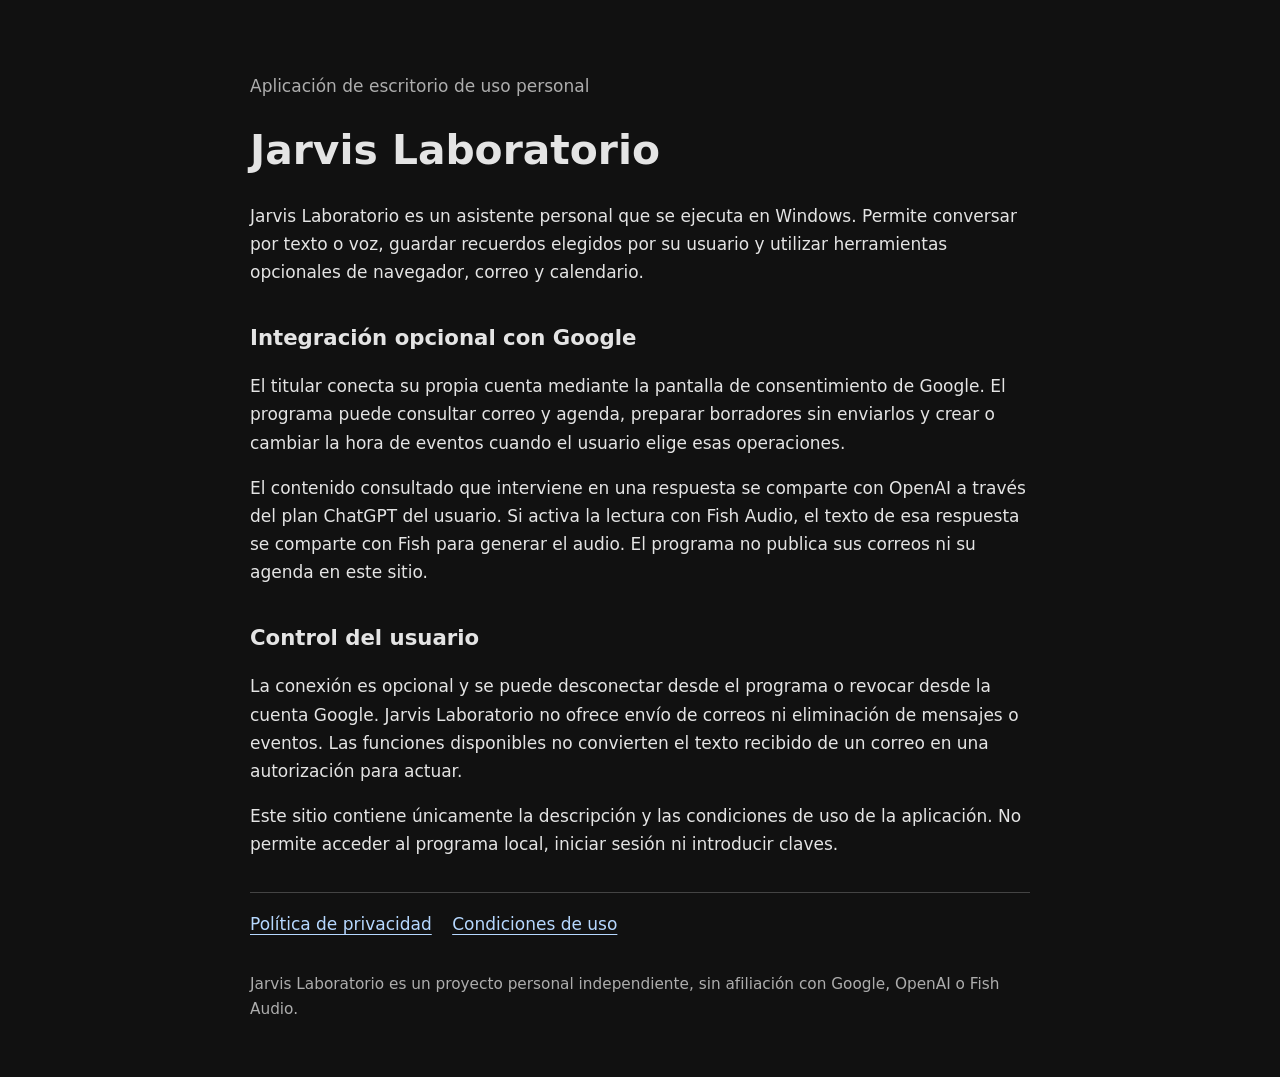
<file: index.html>
<!doctype html>
<html lang="es">
<head><meta charset="utf-8"><meta name="viewport" content="width=device-width,initial-scale=1"><title>Jarvis Laboratorio</title><link rel="stylesheet" href="estilo.css"></head>
<body><main>
<p class="etiqueta">Aplicación de escritorio de uso personal</p>
<h1>Jarvis Laboratorio</h1>
<p>Jarvis Laboratorio es un asistente personal que se ejecuta en Windows. Permite conversar por texto o voz, guardar recuerdos elegidos por su usuario y utilizar herramientas opcionales de navegador, correo y calendario.</p>
<h2>Integración opcional con Google</h2>
<p>El titular conecta su propia cuenta mediante la pantalla de consentimiento de Google. El programa puede consultar correo y agenda, preparar borradores sin enviarlos y crear o cambiar la hora de eventos cuando el usuario elige esas operaciones.</p>
<p>El contenido consultado que interviene en una respuesta se comparte con OpenAI a través del plan ChatGPT del usuario. Si activa la lectura con Fish Audio, el texto de esa respuesta se comparte con Fish para generar el audio. El programa no publica sus correos ni su agenda en este sitio.</p>
<h2>Control del usuario</h2>
<p>La conexión es opcional y se puede desconectar desde el programa o revocar desde la cuenta Google. Jarvis Laboratorio no ofrece envío de correos ni eliminación de mensajes o eventos. Las funciones disponibles no convierten el texto recibido de un correo en una autorización para actuar.</p>
<p>Este sitio contiene únicamente la descripción y las condiciones de uso de la aplicación. No permite acceder al programa local, iniciar sesión ni introducir claves.</p>
<nav aria-label="Información"><a href="privacidad.html">Política de privacidad</a><a href="condiciones.html">Condiciones de uso</a></nav>
<footer>Jarvis Laboratorio es un proyecto personal independiente, sin afiliación con Google, OpenAI o Fish Audio.</footer>
</main></body></html>
</file>
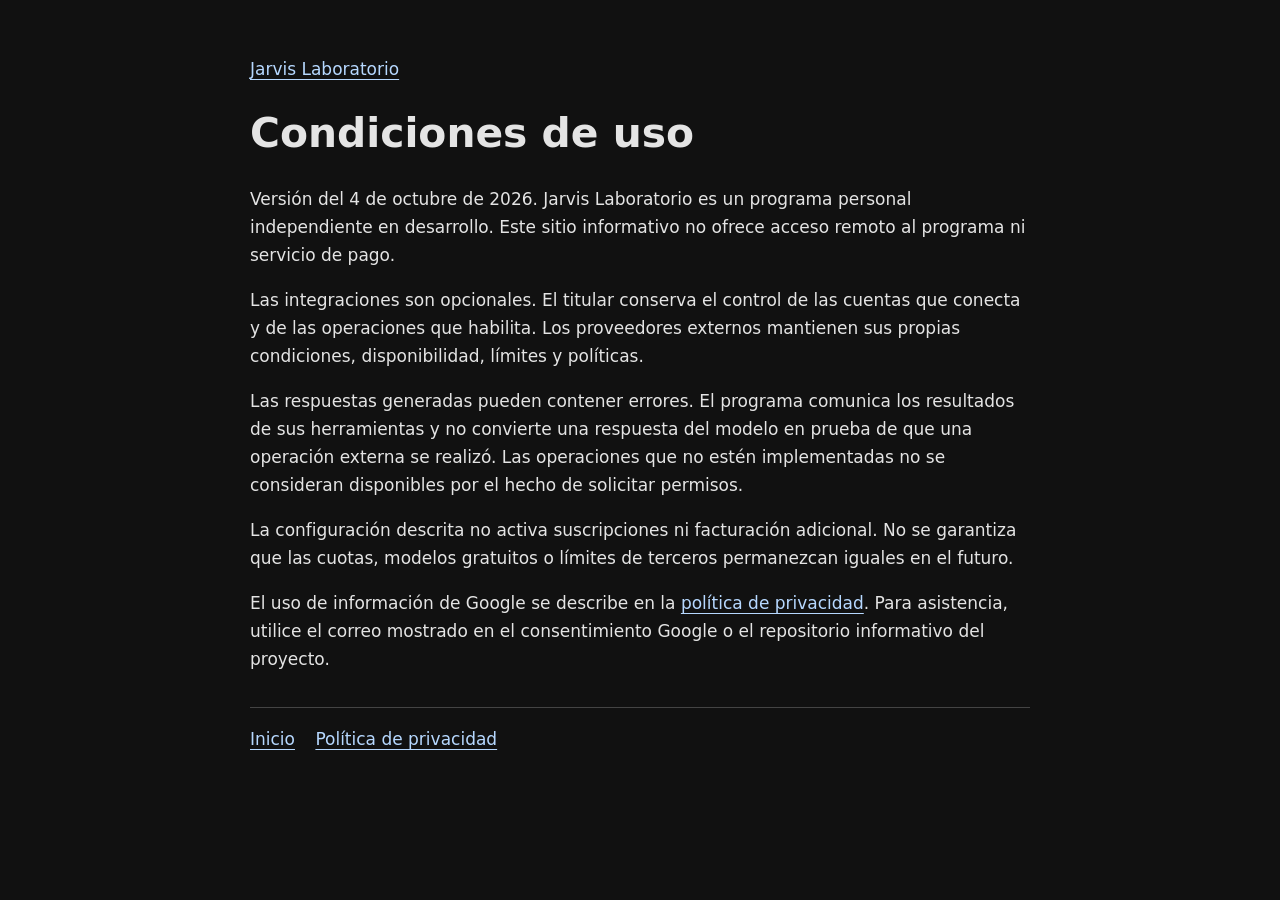
<file: condiciones.html>
<!doctype html>
<html lang="es">
<head><meta charset="utf-8"><meta name="viewport" content="width=device-width,initial-scale=1"><title>Condiciones — Jarvis Laboratorio</title><link rel="stylesheet" href="estilo.css"></head>
<body><main>
<a href="index.html">Jarvis Laboratorio</a><h1>Condiciones de uso</h1>
<p>Versión del 4 de octubre de 2026. Jarvis Laboratorio es un programa personal independiente en desarrollo. Este sitio informativo no ofrece acceso remoto al programa ni servicio de pago.</p>
<p>Las integraciones son opcionales. El titular conserva el control de las cuentas que conecta y de las operaciones que habilita. Los proveedores externos mantienen sus propias condiciones, disponibilidad, límites y políticas.</p>
<p>Las respuestas generadas pueden contener errores. El programa comunica los resultados de sus herramientas y no convierte una respuesta del modelo en prueba de que una operación externa se realizó. Las operaciones que no estén implementadas no se consideran disponibles por el hecho de solicitar permisos.</p>
<p>La configuración descrita no activa suscripciones ni facturación adicional. No se garantiza que las cuotas, modelos gratuitos o límites de terceros permanezcan iguales en el futuro.</p>
<p>El uso de información de Google se describe en la <a href="privacidad.html">política de privacidad</a>. Para asistencia, utilice el correo mostrado en el consentimiento Google o el repositorio informativo del proyecto.</p>
<nav aria-label="Información"><a href="index.html">Inicio</a><a href="privacidad.html">Política de privacidad</a></nav>
</main></body></html>
</file>
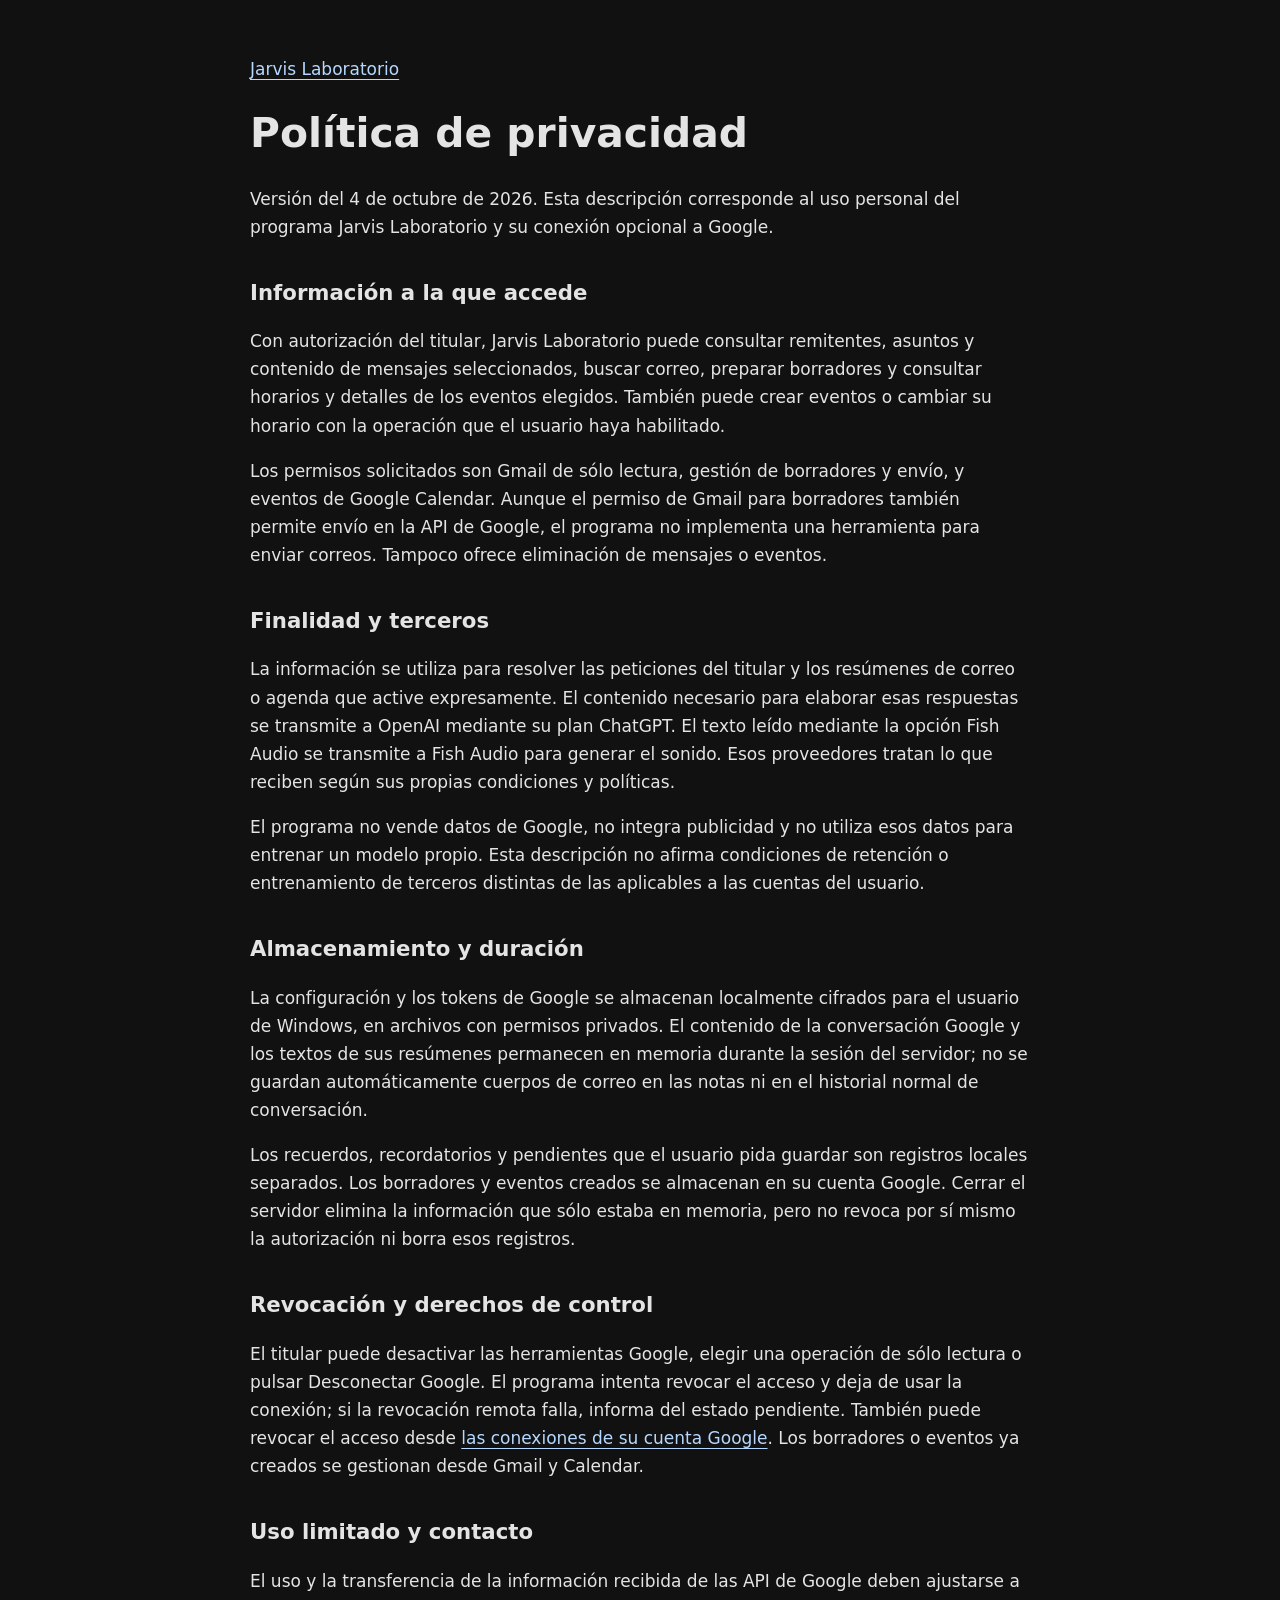
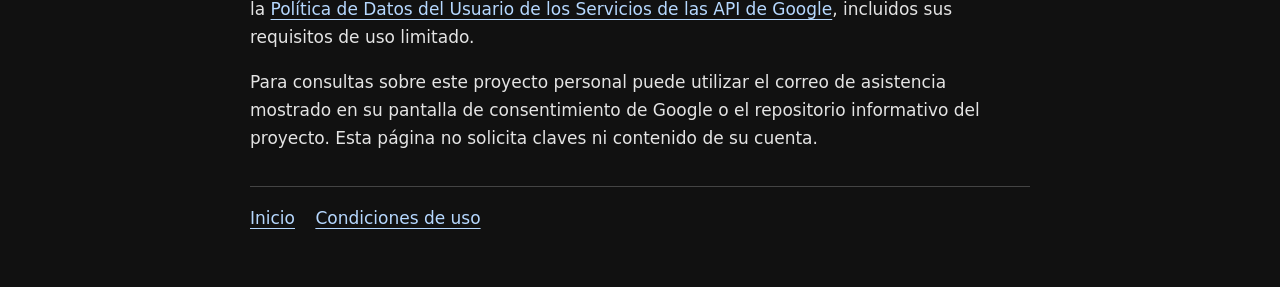
<file: privacidad.html>
<!doctype html>
<html lang="es">
<head><meta charset="utf-8"><meta name="viewport" content="width=device-width,initial-scale=1"><title>Privacidad — Jarvis Laboratorio</title><link rel="stylesheet" href="estilo.css"></head>
<body><main>
<a href="index.html">Jarvis Laboratorio</a><h1>Política de privacidad</h1>
<p>Versión del 4 de octubre de 2026. Esta descripción corresponde al uso personal del programa Jarvis Laboratorio y su conexión opcional a Google.</p>
<h2>Información a la que accede</h2>
<p>Con autorización del titular, Jarvis Laboratorio puede consultar remitentes, asuntos y contenido de mensajes seleccionados, buscar correo, preparar borradores y consultar horarios y detalles de los eventos elegidos. También puede crear eventos o cambiar su horario con la operación que el usuario haya habilitado.</p>
<p>Los permisos solicitados son Gmail de sólo lectura, gestión de borradores y envío, y eventos de Google Calendar. Aunque el permiso de Gmail para borradores también permite envío en la API de Google, el programa no implementa una herramienta para enviar correos. Tampoco ofrece eliminación de mensajes o eventos.</p>
<h2>Finalidad y terceros</h2>
<p>La información se utiliza para resolver las peticiones del titular y los resúmenes de correo o agenda que active expresamente. El contenido necesario para elaborar esas respuestas se transmite a OpenAI mediante su plan ChatGPT. El texto leído mediante la opción Fish Audio se transmite a Fish Audio para generar el sonido. Esos proveedores tratan lo que reciben según sus propias condiciones y políticas.</p>
<p>El programa no vende datos de Google, no integra publicidad y no utiliza esos datos para entrenar un modelo propio. Esta descripción no afirma condiciones de retención o entrenamiento de terceros distintas de las aplicables a las cuentas del usuario.</p>
<h2>Almacenamiento y duración</h2>
<p>La configuración y los tokens de Google se almacenan localmente cifrados para el usuario de Windows, en archivos con permisos privados. El contenido de la conversación Google y los textos de sus resúmenes permanecen en memoria durante la sesión del servidor; no se guardan automáticamente cuerpos de correo en las notas ni en el historial normal de conversación.</p>
<p>Los recuerdos, recordatorios y pendientes que el usuario pida guardar son registros locales separados. Los borradores y eventos creados se almacenan en su cuenta Google. Cerrar el servidor elimina la información que sólo estaba en memoria, pero no revoca por sí mismo la autorización ni borra esos registros.</p>
<h2>Revocación y derechos de control</h2>
<p>El titular puede desactivar las herramientas Google, elegir una operación de sólo lectura o pulsar Desconectar Google. El programa intenta revocar el acceso y deja de usar la conexión; si la revocación remota falla, informa del estado pendiente. También puede revocar el acceso desde <a href="https://myaccount.google.com/connections">las conexiones de su cuenta Google</a>. Los borradores o eventos ya creados se gestionan desde Gmail y Calendar.</p>
<h2>Uso limitado y contacto</h2>
<p>El uso y la transferencia de la información recibida de las API de Google deben ajustarse a la <a href="https://developers.google.com/terms/api-services-user-data-policy">Política de Datos del Usuario de los Servicios de las API de Google</a>, incluidos sus requisitos de uso limitado.</p>
<p>Para consultas sobre este proyecto personal puede utilizar el correo de asistencia mostrado en su pantalla de consentimiento de Google o el repositorio informativo del proyecto. Esta página no solicita claves ni contenido de su cuenta.</p>
<nav aria-label="Información"><a href="index.html">Inicio</a><a href="condiciones.html">Condiciones de uso</a></nav>
</main></body></html>
</file>
<file: estilo.css>
:root{color-scheme:dark;font:17px/1.65 system-ui,sans-serif;background:#111;color:#e4e4e4}body{margin:0}main{max-width:780px;padding:55px 25px;margin:auto}h1{font-size:2.4rem;line-height:1.15}h2{font-size:1.25rem;margin-top:2rem}a{color:#b6d8ff;text-underline-offset:4px}.etiqueta,footer{color:#adadad}nav{display:flex;flex-wrap:wrap;gap:1.2rem;border-top:1px solid #444;margin-top:2rem;padding-top:1rem}footer{margin-top:2rem;font-size:.9rem}
</file>
